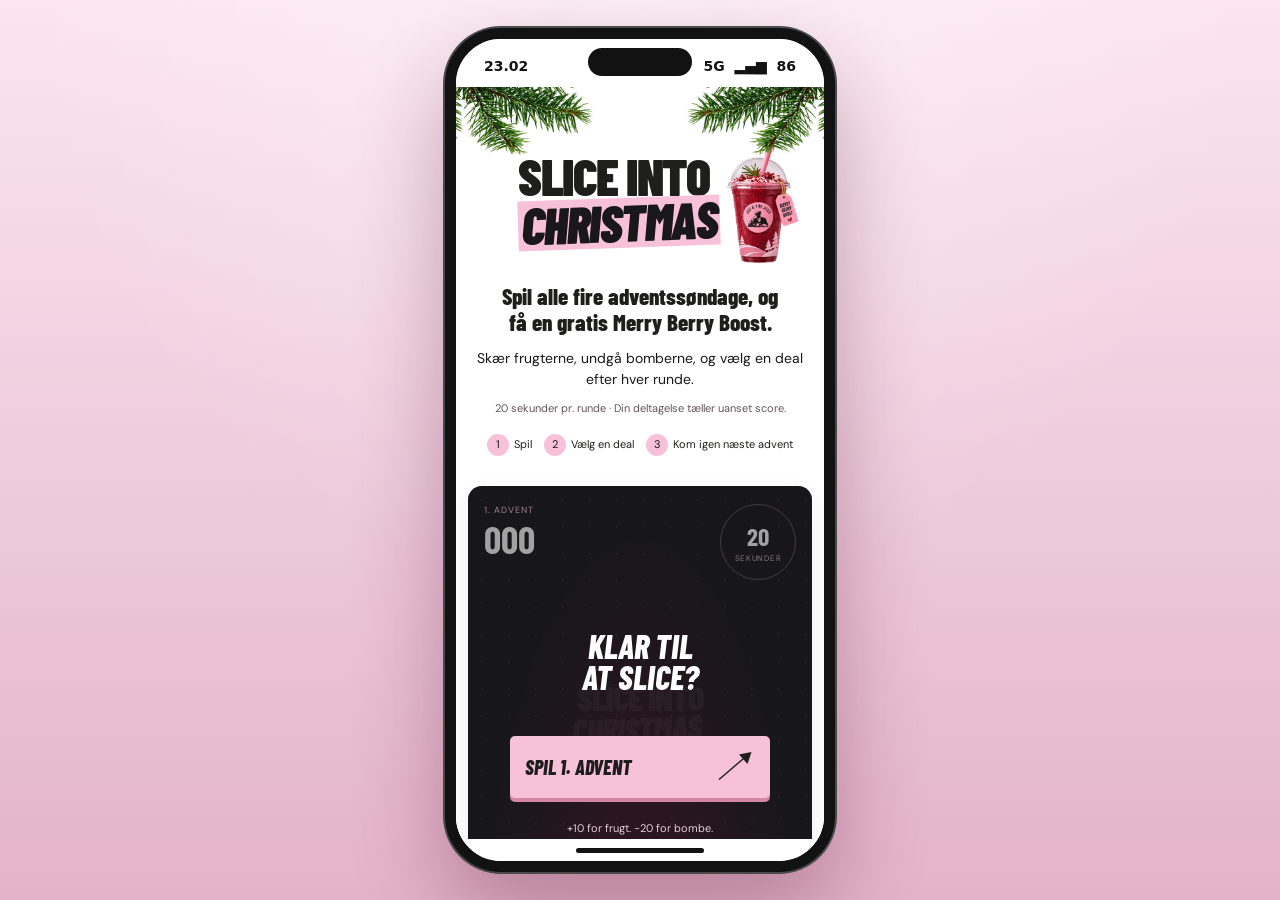
<file: index.html>
<!DOCTYPE html>
<html lang="da">
<head>
  <meta charset="UTF-8">
  <meta name="viewport" content="width=device-width, initial-scale=1">
  <meta name="theme-color" content="#edb3c9">
  <title>Slice into Christmas</title>

  <script>
    // Kun computer (bred skærm + mus) får telefonrammen.
    // Mobil og tablet sendes direkte til spillet, uden ramme.
    var computer = window.matchMedia(
      "(min-width: 700px) and (hover: hover) and (pointer: fine)"
    ).matches;

    if (!computer) location.replace("spil.html" + location.search + location.hash);
  </script>

  <style>
    *{box-sizing:border-box}
    html,body{height:100%;margin:0}
    body{
      display:flex;align-items:center;justify-content:center;padding:16px;
      background:radial-gradient(circle at 50% 0,#fff6 0,transparent 55%),
                 linear-gradient(180deg,#fbe5f0,#e3b3cb);
      font-family:Roboto,system-ui,sans-serif;
    }
    .phone{
      position:relative;display:flex;flex-direction:column;
      width:390px;height:min(844px,calc(100dvh - 32px));min-height:560px;
      border:11px solid #121212;border-radius:56px;background:#fff;overflow:hidden;
      box-shadow:0 0 0 2px #4a4a4a,0 40px 90px #5a153055;
    }
    .status{
      flex:none;position:relative;display:flex;justify-content:space-between;
      align-items:center;height:48px;padding:6px 28px 0;
      font-weight:700;font-size:14px;color:#121212;background:#fff;
    }
    .island{
      position:absolute;top:9px;left:50%;transform:translateX(-50%);
      width:104px;height:28px;border-radius:20px;background:#121212;
    }
    iframe{flex:1;width:100%;min-height:0;border:0;display:block;background:#fff}
    .home{flex:none;height:22px;background:#fff;display:flex;align-items:center;justify-content:center}
    .home i{width:128px;height:5px;border-radius:3px;background:#121212}
  </style>
</head>

<body>
  <div class="phone">
    <div class="status">
      <span id="clock">10.16</span>
      <div class="island"></div>
      <span>5G&nbsp; ▂▄▆ &nbsp;86</span>
    </div>

    <iframe src="spil.html" title="Slice into Christmas" allow="autoplay; vibrate"></iframe>

    <div class="home"><i></i></div>
  </div>

  <script>
    const clock = document.getElementById("clock");
    const tick = () => {
      const d = new Date();
      clock.textContent = d.getHours() + "." + String(d.getMinutes()).padStart(2, "0");
    };
    tick();
    setInterval(tick, 20000);
  </script>
</body>
</html>
</file>
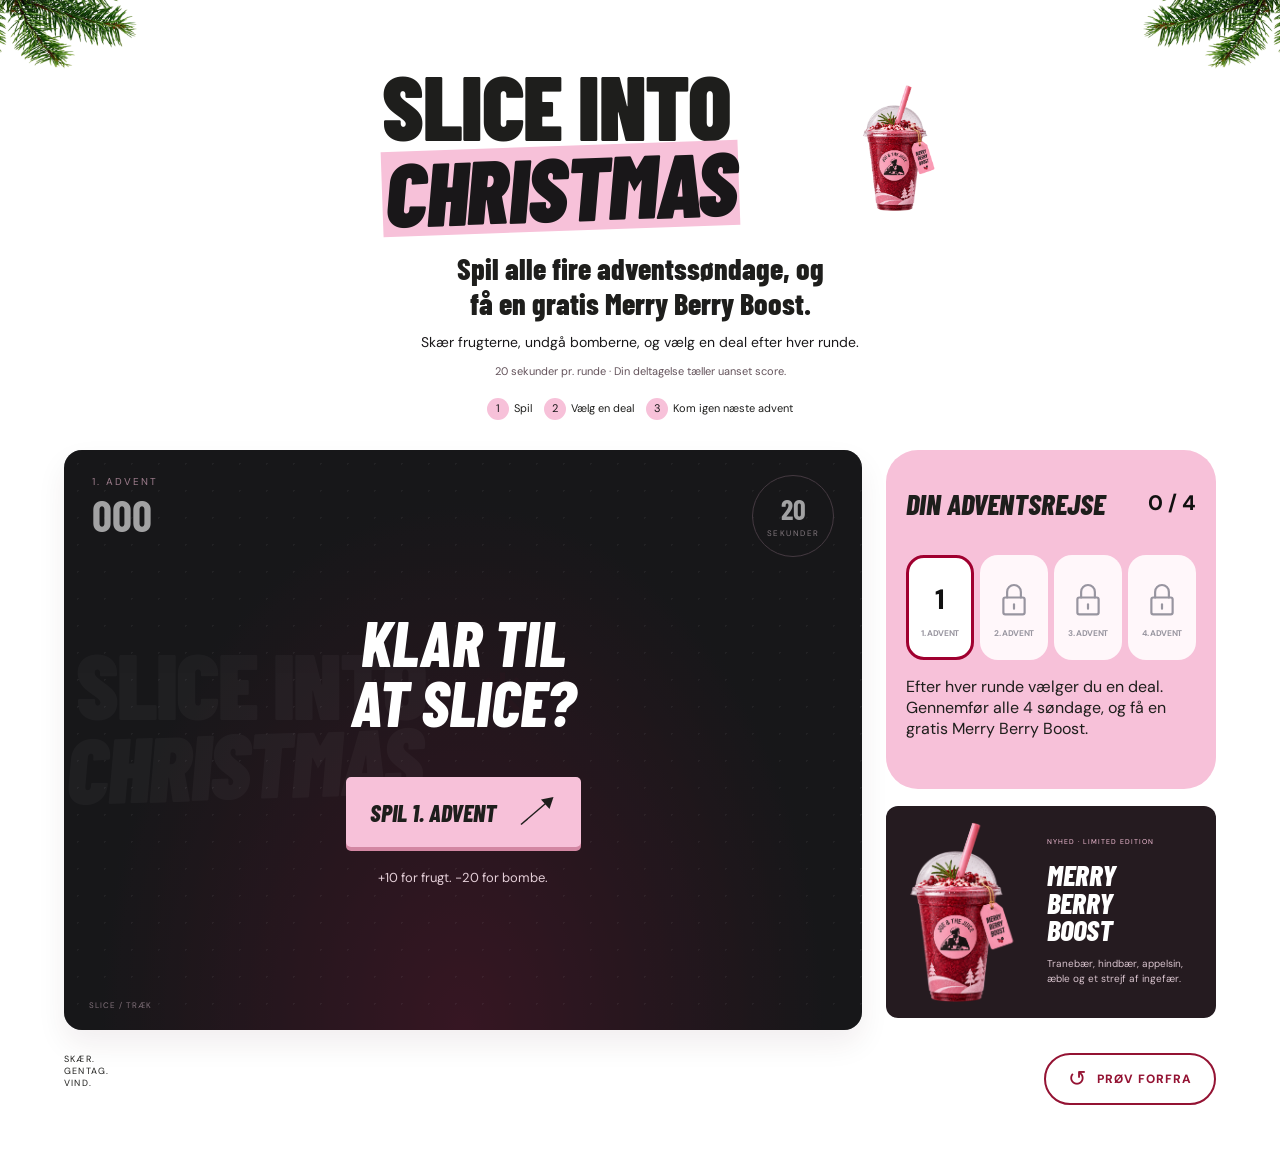
<file: spil.html>
<!DOCTYPE html>
<html lang="da">
<head>
  <meta charset="UTF-8">
  <meta name="viewport" content="width=device-width, initial-scale=1">
  <meta name="theme-color" content="#edb3c9">

  <title>Slice into Christmas</title>

  <link rel="stylesheet" href="CSS/style.css">
</head>

<body>

<!-- SNE -->
<div class="christmas-background" aria-hidden="true">
  <div id="snowfall"></div>
</div>

<!-- GRAN -->
<div class="pine-decoration" aria-hidden="true">
  <div class="pine pine-left">
    <img src="img/gran.png" alt="">
  </div>

  <div class="pine pine-right">
    <img src="img/gran.png" alt="">
  </div>
</div>

<!-- Din eksisterende header kommer her -->

  </header>

  <main>

<section class="intro intro-campaign">
  <div class="campaign-hero">
    <h1>
      SLICE INTO<br>
      <em>CHRISTMAS</em>
    </h1>

    <img
      class="campaign-drink"
      src="img/merryberryboost.png"
      alt="Merry Berry Boost juledrink"
    >
  </div>

  <h2 class="campaign-heading">
    Spil alle fire adventssøndage, og få
    en gratis Merry Berry Boost.
  </h2>

  <p class="campaign-description">
    Skær frugterne, undgå bomberne,
    og vælg en deal efter hver runde.
  </p>

  <p class="campaign-note">
    20 sekunder pr. runde · Din deltagelse tæller uanset score.
  </p>

  <ol class="campaign-steps">
    <li><span>1</span> Spil</li>
    <li><span>2</span> Vælg en deal</li>
    <li><span>3</span> Kom igen næste advent</li>
  </ol>
</section>

<div class="layout">

      <!-- SPILLET -->
      <section class="arena" aria-label="Frugtskæringsspil">

        <div class="hud">
          <div>
            <span class="label" id="roundLabel">
              1. ADVENT
            </span>

            <strong id="score">000</strong>
          </div>

          <div class="timer">
            <span id="time">20</span>
            <small>SEKUNDER</small>
          </div>

          <button
            id="pause"
            hidden
            aria-label="Sæt spillet på pause"
          >
            Ⅱ
          </button>
        </div>

        <div class="arena-title">
          <h1>
            SLICE INTO<br>
            <em>CHRISTMAS</em>
            <span class="spark">✳</span>
          </h1>
        </div>

        <canvas
          id="game"
          tabindex="0"
          aria-label="Skær frugter ved at trække fingeren eller musen. Med tastatur: tryk mellemrum for at skære en frugt."
        ></canvas>

        <!-- COUNTDOWN -->
        <div id="countdown" hidden>
          <span id="countdownNumber">3</span>
        </div>

        <!-- START, PAUSE OG RESULTAT -->
<div class="overlay" id="overlay">

  <div class="tag" id="overlayTag"></div>

  <h2 id="overlayTitle">
    KLAR TIL<br>
    AT SLICE?
  </h2>

  <p id="overlayText"></p>

  <button class="primary" id="start">
    SPIL 1. ADVENT
    <span>↗</span>
  </button>

  <p id="overlayFine">
    +10 for frugt. −20 for bombe.
  </p>

</div>

        <div class="game-footer">
          <span>SLICE / TRÆK </span>
        </div>

      </section>

      <!-- ADVENTSREJSE -->
      <aside>

      
<!-- DIN ADVENTSREJSE -->

<div class="progress-card">

  <!-- OVERSKRIFT OG FREMGANG -->
  <div class="card-top">
    <h3>DIN ADVENTSREJSE</h3>
    <span id="count">0/4</span>
  </div>

  <!-- DE FIRE ADVENTSLÅGER -->
  <!-- JavaScript opretter automatisk lågerne -->
  <div id="days" class="days"></div>

  <!-- BESKRIVELSE -->
  <p id="progressText" class="progress-description">
    Efter hver runde vælger du en deal. Gennemfør alle 4 søndage, og få en gratis Merry Berry Boost.
  </p>

  <!-- VOUCHER -->
  <button
  type="button"
  class="voucher-btn"
  id="voucher"
  hidden
>
  <span>DIN VOUCHER</span>

  <svg class="voucher-arrow" viewBox="0 0 80 70"
       fill="none" aria-hidden="true">
    <path d="M8 60 L63 13"
          stroke="currentColor" stroke-width="3" />
    <path d="M48 10 L73 5 L65 29 Z"
          fill="currentColor" />
  </svg>
</button>

</div>


        <!-- PRODUKTKORT -->
        <div class="product">
          <div class="product-art">
            <img
              src="img/merryberryboost.png"
              alt="Merry Berry Boost juledrink"
            >
          </div>

          <div class="product-copy">
<span id="productStatus" hidden></span>
<span>NYHED · LIMITED EDITION</span>
            <h3>
              MERRY<br>
              BERRY <br>
              BOOST
            </h3>

            <p>
            Tranebær, hindbær, appelsin, æble og et strejf af ingefær.
            </p>
          </div>
        </div>

      </aside>
    </div>

    <div class="bottom">
      <span>SKÆR. <br>
        GENTAG.<br>
        VIND.</span>

      
<button id="reset" class="reset-btn" type="button">
  <span class="reset-icon" aria-hidden="true">↺</span>
  PRØV FORFRA
</button>

    </div>

  </main>

<!-- SPILLEREGLER FØR START -->
<dialog id="rulesDialog" aria-labelledby="rulesTitle">
  <button
    type="button"
    class="rules-close"
    id="closeRules"
    aria-label="Luk spilleregler"
  >
    ×
  </button>

  <h1 id="rulesTitle" tabindex="-1">
    SÅDAN SPILLER DU.
  </h1>

  <div class="rules-layout">
    <ol class="rules-list">
      <li>Start en runde på 20 sekunder.</li>

      <li>
        Skær frugterne med et stryg med fingeren, men
        <strong>undgå</strong> bomberne.
      </li>

      <li>
        Spil runden færdig. Din deltagelse registreres
        uanset din score.
      </li>

      <li>
        Gennemfør alle fire adventssøndage for at modtage
        en voucher til vores nye juledrink
        <strong>gratis.</strong>
      </li>
    </ol>

    <div class="rules-pictures" aria-hidden="true">
      <!-- FRUGTER -->
      <div class="rules-picture">
        <svg
          class="rules-mark rules-check"
          viewBox="0 0 100 80"
          fill="none"
        >
          <path d="M10 41 L36 67 L90 13" />
        </svg>

        <div class="rules-images">
          <img src="img/tranebaer.png" alt="">
          <img src="img/appelsin.png" alt="">
        </div>
      </div>

      <!-- BOMBER -->
      <div class="rules-picture">
        <svg
          class="rules-mark rules-cross"
          viewBox="0 0 100 80"
          fill="none"
        >
          <path d="M25 15 L75 65 M75 15 L25 65" />
        </svg>

        <div class="rules-images">
          <img src="img/julekugle1.png" alt="">
          <img src="img/julekugle2.png" alt="">
        </div>
      </div>
    </div>
  </div>

  <button type="button" class="rules-start" id="rulesStart">
    <span>START SPIL</span>

    <svg
      class="rules-arrow"
      viewBox="0 0 80 70"
      fill="none"
      aria-hidden="true"
    >
      <path d="M8 60 L63 13" />
      <path d="M48 10 L73 5 L65 29 Z" />
    </svg>
  </button>
</dialog>

<!-- DIALOG TIL NULSTILLING OG VOUCHER -->
<dialog id="modal">
  <button
    type="button"
    class="close"
    aria-label="Luk"
  >
    ×
  </button>

  <div id="modalContent"></div>
</dialog>
  <div
    class="sr"
    aria-live="polite"
    id="announce"
  ></div>

  <!-- VÆLG TILBUD EFTER EN ADVENTSRUNDE -->
<dialog id="dealsDialog" aria-labelledby="dealsTitle">
  <h2 id="dealsTitle" tabindex="-1">
    GODT SPILLET.<br>
    VÆLG DIN DEAL.<br>
    TRE DEALS.<br>
    <em>ÉN ER DIN.</em>
  </h2>

  <p class="deals-intro">
    Vælg ét af de tre tilbud, og tryk fortsæt.
  </p>

  <p class="deals-demo">
    Prototype: Dit valg gemmes i denne browser.
    Ingen rigtig rabat eller forbindelse til JOE Wallet.
  </p>

  <form id="dealsForm">
    <fieldset class="deals-options">
      <legend class="sr">Vælg ét tilbud</legend>
      <div id="dealCards"></div>
    </fieldset>

    <button
    type="submit"
    class="deals-continue"
    id="confirmDeal"
    disabled
  >
    <span>FORTSÆT</span>
  
    <svg
      class="continue-arrow"
      viewBox="0 0 80 70"
      fill="none"
      aria-hidden="true"
    >
      <path
        d="M8 60 L63 13"
        stroke="currentColor"
        stroke-width="3"
      />
      <path
        d="M48 10 L73 5 L65 29 Z"
        fill="currentColor"
      />
    </svg>
  </button>
  </form>

  <p class="sr" id="dealStatus" aria-live="polite"></p>
</dialog>

  <script src="JS/game.js"></script>

</body>
</html>
</file>
<file: CSS/style.css>
@import url("https://fonts.googleapis.com/css2?family=Barlow+Condensed:ital,wght@0,600;0,700;0,800;0,900;1,800;1,900&family=DM+Sans:wght@400;500;600;700&display=swap");

/* =========================================
   FARVER
========================================= */

:root {
  --pink: #f7c1d9;
  --red: #941333;
  --ink: #1e1e1c;
  --cream: #ffffff;
}

/* =========================================
   GRUNDLÆGGENDE STYLING
========================================= */

* {
  box-sizing: border-box;
}

body {
  margin: 0;
  background: var(--cream);
  color: var(--ink);
  font-family: "DM Sans", Arial, sans-serif;
}

button,
a {
  -webkit-tap-highlight-color: transparent;
}

button {
  cursor: pointer;
  font: inherit;
}

button:focus-visible,
a:focus-visible,
canvas:focus-visible {
  outline: 3px solid #c52b67;
  outline-offset: 5px;
}

[hidden] {
  display: none !important;
}

/* =========================================
   HEADER
========================================= */

header {
  height: 96px;
  padding: 0 5%;
  border-bottom: 1px solid #d9cac9;

  display: flex;
  align-items: center;
  justify-content: space-between;
  gap: 20px;
}

.brand {
  font:
    800 26px "Barlow Condensed",
    Impact,
    sans-serif;

  color: inherit;
  text-decoration: none;
}

.brand span {
  display: block;
  font:
    10px "DM Sans",
    sans-serif;
  letter-spacing: 4px;
  margin-top: 5px;
}

.edition {
  font-size: 10px;
  letter-spacing: 2px;
}

.edition i {
  font-size: 22px;
  margin: 0 18px;
  color: var(--red);
}

.small {
  border: 1px solid #c7b7b8;
  padding: 12px 17px;
  background: transparent;
  border-radius: 30px;
  font-size: 12px;
}

/* =========================================
   MAIN
========================================= */

main {
  max-width: 1400px;
  margin: auto;
  padding: 40px 5% 24px;
}

/* =========================================
   INTRODUKTION
========================================= */

.intro {
  position: relative;
}

.eyebrow {
  font-size: 10px;
  letter-spacing: 2.4px;
  font-weight: 700;

  display: flex;
  align-items: center;
  gap: 10px;
}

.eyebrow span {
  background: var(--red);
  width: 7px;
  height: 7px;
  border-radius: 50%;
}

/* OVERSKRIFT */

h1 {
  font:
    900 clamp(58px, 7.2vw, 108px) / 0.86 "Barlow Condensed",
    Impact,
    sans-serif;

  letter-spacing: -2px;
  margin: 24px 0 26px;

  position: relative;
  width: max-content;
}

h1 em {
  background: var(--pink);
  font-style: italic;

  padding: 0 16px 5px 2px;

  display: inline-block;
  transform: rotate(-2deg);
}

.spark {
  position: absolute;
  font-size: 58px;
  color: var(--red);
  right: -87px;
  top: 26px;
}

.intro > p {
  position: absolute;
  right: 0;
  top: 42px;

  line-height: 1.7;
  font-size: 14px;
}

/* INGREDIENSER */

.ingredients {
  display: flex;
  gap: 7px;
  flex-wrap: wrap;
  margin: 26px 0;
}

.ingredients span {
  font-size: 9px;
  letter-spacing: 1px;

  border: 1px solid #941333;
  border-radius: 20px;

  padding: 6px 10px;
}

/* =========================================
   SIDENS LAYOUT
========================================= */

.layout {
  display: grid;
  grid-template-columns: minmax(0, 1fr) 330px;
  gap: 24px;
}

/* =========================================
   SPILOMRÅDE
========================================= */

.arena {
  height: 580px;
  position: relative;
  min-width: 0;

  background:
    radial-gradient(ellipse at 50% 100%, #4b1529, transparent 65%), #171719;

  border-radius: 18px;
  overflow: hidden;
  color: var(--cream);

  box-shadow: 0 14px 30px #34122212;
}

/* PRIKKET BAGGRUND */

.arena::before {
  content: "";
  position: absolute;
  inset: 0;

  background-image: radial-gradient(#ffffff15 1px, transparent 1px);

  background-size: 27px 27px;
  pointer-events: none;
}

/* =========================================
   POINT OG TIMER
========================================= */

.hud {
  position: absolute;
  top: 25px;
  left: 28px;
  right: 28px;

  display: flex;
  align-items: flex-start;
  justify-content: space-between;

  z-index: 2;
  pointer-events: none;
}

.label {
  display: block;
  font-size: 10px;
  letter-spacing: 2px;
  color: var(--pink);
}

.hud strong {
  font:
    700 44px "Barlow Condensed",
    Impact,
    sans-serif;

  display: block;
}

.hud small {
  font-size: 8px;
  letter-spacing: 1.5px;
  color: #c9b8c0;
  display: block;
}

.timer {
  text-align: center;
  border: 1px solid #63505b;
  border-radius: 50%;

  width: 66px;
  height: 66px;
  padding: 8px;
}

.timer span {
  font:
    700 28px "Barlow Condensed",
    Impact,
    sans-serif;
}

/* PAUSE */

#pause {
  pointer-events: auto;
  background: transparent;

  border: 1px solid #73606a;
  border-radius: 50%;

  color: white;
  width: 38px;
  height: 38px;

  position: absolute;
  right: 80px;
}

/* =========================================
   BAGGRUNDSTEKST I SPILLET
========================================= */

.arena-title {
  position: absolute;
  top: 170px;

  width: 100%;
  text-align: center;

  font:
    900 65px / 0.94 "Barlow Condensed",
    Impact,
    sans-serif;

  opacity: 0.055;
  pointer-events: none;
}

.arena-title em {
  color: var(--pink);
}

/* =========================================
   CANVAS
========================================= */

canvas {
  display: block;
  width: 100%;
  height: 100%;

  touch-action: none;

  position: absolute;
  inset: 0;
}

/* =========================================
   STARTSKÆRM OG RESULTAT
========================================= */

.overlay {
  position: absolute;
  inset: 0;

  display: flex;
  align-items: center;
  justify-content: center;
  flex-direction: column;

  text-align: center;

  background: #17171966;
  padding: 30px;

  z-index: 3;
  backdrop-filter: blur(2px);
}

.tag {
  color: var(--pink);
  font-size: 10px;
  letter-spacing: 2.4px;
}

.overlay h2 {
  font:
    italic 800 64px / 0.95 "Barlow Condensed",
    Impact,
    sans-serif;

  margin: 22px 0;
  color: var(--cream);
}

.overlay p {
  font-size: 13px;
  line-height: 1.7;

  color: #e4ced7;
  margin: 0 0 22px;
}

/* STARTKNAP */

.primary {
  background: var(--pink);
  border: 0;
  border-radius: 5px;

  color: var(--ink);
  padding: 17px 24px;
  min-width: 235px;

  text-align: left;

  font:
    italic 800 24px "Barlow Condensed",
    Impact,
    sans-serif;

  box-shadow: 0 4px 0 #d387a3;
}

.primary span {
  float: right;
  margin-left: 24px;
}

.primary:hover {
  background: #ffcee1;
  transform: translateY(-1px);
}

.overlay .fine {
  font-size: 10px;
  margin: 19px 0 0;
  color: #c6abb7;
}

/* =========================================
   SPILLETS FOOTER
========================================= */

.game-footer {
  position: absolute;
  bottom: 20px;
  left: 25px;
  right: 25px;

  display: flex;
  justify-content: space-between;
  gap: 12px;

  font-size: 8px;
  letter-spacing: 1px;
  color: #c9aebc;

  pointer-events: none;
}

/* =========================================
   DIN ADVENTSREJSE – NYT DESIGN
========================================= */

aside {
  display: flex;
  flex-direction: column;
  gap: 17px;
  min-width: 0;
}

/* LYSERØD BOKS */

.progress-card {
  background: #f7c1d9;
  border: none;
  border-radius: 32px;

  padding: 28px 20px 34px;
  min-height: 300px;
}

/* OVERSKRIFT */

.progress-card .card-top {
  display: flex;
  align-items: center;
  justify-content: space-between;

  gap: 12px;
  margin-bottom: 26px;

  letter-spacing: 0;
  text-transform: none;
}

.progress-card .card-top h2 {
  margin: 0;
  padding: 0;

  color: #111111;

  font:
    700 clamp(19px, 2vw, 26px)/1.2 "DM Sans",
    Arial,
    sans-serif;

  font-style: normal;
}

.progress-card #count {
  color: #111111;

  font:
    700 21px/1 "DM Sans",
    Arial,
    sans-serif;

  white-space: nowrap;
}

/* FIRE ADVENTSLÅGER */

.progress-card .days {
  display: grid;
  grid-template-columns: repeat(4, minmax(0, 1fr));
  gap: 8px;
}

/* ALMINDELIG LÅGE */

.progress-card .day {
  width: 100%;
  min-width: 0;
  min-height: 104px;

  padding: 10px 2px;

  display: flex;
  flex-direction: column;
  align-items: center;
  justify-content: center;

  background: #fff7fa;

  border: 3px solid transparent;
  border-radius: 20px;

  text-align: center;
}

/* TAL OG FLUEBEN */

.progress-card .day b {
  display: flex;
  align-items: center;
  justify-content: center;

  width: 100%;
  height: 48px;

  border: 0;
  border-radius: 0;

  background: transparent;

  font:
    800 27px/1 "DM Sans",
    Arial,
    sans-serif;

  color: #111111;
}

/* TEKST UNDER TALLET */

.progress-card .day small {
  display: block;
  margin: 5px 0 0;

  color: #9895a0;

  font:
    700 9px/1.2 "DM Sans",
    Arial,
    sans-serif;

  white-space: nowrap;
}

/* AKTUEL ADVENT */

.progress-card .day.current {
  background: #ffffff;
  border-color: #a50032;
}

.progress-card .day.current b {
  background: transparent;
  border: 0;
  color: #111111;
}

/* GENNEMFØRT ADVENT */

.progress-card .day.done {
  background: #a90032;
  border-color: #870027;
}

.progress-card .day.done b {
  background: transparent;
  border: 0;

  color: #ffffff;
  font-size: 40px;
}

.progress-card .day.done small {
  color: #e7b2c3;
}

/* =========================================
   VOUCHER
========================================= */

.voucher-btn {
  background: var(--red);
  color: white;
  border: 0;

  padding: 13px;
  width: 100%;
  margin: 20px 0 0;

  font-size: 12px;
  font-weight: 700;
}

.voucher-btn:hover {
  background: #750e29;
}

/* =========================================
   SKJULT FREMGANGSTEKST
========================================= */

.progress-card #progressText.sr {
  position: absolute;
  width: 1px;
  height: 1px;

  margin: 0;
  overflow: hidden;

  clip-path: inset(50%);
}

/* =========================================
   PRODUKTKORT
========================================= */

.product {
  border-radius: 12px;
  overflow: hidden;

  display: flex;
  min-height: 170px;

  background: #251b20;
  color: white;
}

.product-art {
  width: 45%;

  background: url("assets/campaign.png") center top / 100% auto no-repeat;
}

.product-copy {
  padding: 22px 12px;
  width: 55%;
}

.product-copy span {
  font-size: 7px;
  letter-spacing: 1px;
  color: var(--pink);
}

h3 {
  font:
    italic 800 29px / 0.95 "Barlow Condensed",
    Impact,
    sans-serif;

  margin: 12px 0;
}

.product-copy p {
  font-size: 10px;
  line-height: 1.5;
  color: #d8c3cd;
}

/* =========================================
   BUNDTEKST
========================================= */

.bottom {
  display: flex;
  justify-content: space-between;

  margin: 23px 0;

  font-size: 9px;
  letter-spacing: 1.2px;
}

.bottom button {
  border: 0;
  background: none;

  text-decoration: underline;
  font-size: 10px;
  color: #705660;
}

/* =========================================
   FOOTER
========================================= */

footer {
  border-top: 1px solid #d9cac9;

  display: flex;
  justify-content: space-between;

  padding: 22px 5%;

  font-size: 9px;
  color: #78676c;
  gap: 12px;
}

/* =========================================
   DIALOG – REGLER OG VOUCHER
========================================= */

dialog {
  background: var(--cream);
  border: 0;
  border-radius: 14px;

  width: min(480px, 90vw);
  padding: 40px;

  color: var(--ink);

  box-shadow: 0 20px 100px #0005;
}

dialog::backdrop {
  background: #180813bb;
  backdrop-filter: blur(6px);
}

dialog h2 {
  font:
    italic 800 42px / 1 "Barlow Condensed",
    Impact,
    sans-serif;
}

dialog p,
dialog li {
  font-size: 14px;
  line-height: 1.7;
}

dialog .close {
  position: absolute;
  right: 15px;
  top: 10px;

  background: none;
  border: 0;
  font-size: 28px;
}

.ticket {
  background: var(--pink);
  padding: 24px;

  border: 2px dashed var(--red);
  text-align: center;
}

.ticket strong {
  font:
    italic 800 36px "Barlow Condensed",
    Impact,
    sans-serif;

  display: block;
}

/* =========================================
   SKÆRMLÆSER
========================================= */

.sr {
  position: absolute;
  width: 1px;
  height: 1px;

  overflow: hidden;
  clip-path: inset(50%);
}

/* =========================================
   COUNTDOWN – 3, 2, 1
========================================= */

#countdown {
  position: absolute;
  inset: 0;
  z-index: 20;

  display: flex;
  align-items: center;
  justify-content: center;

  background: rgba(30, 10, 20, 0.65);
  pointer-events: none;
}

#countdown[hidden] {
  display: none !important;
}

#countdownNumber {
  font-family: Impact, "Arial Black", sans-serif;

  font-size: clamp(110px, 20vw, 200px);
  font-weight: 900;
  font-style: italic;

  letter-spacing: -5px;

  -webkit-text-stroke: 2px #f6b8d5;
  color: #f6b8d5;

  text-shadow: 5px 7px 0 #9e486b;

  animation: countdownPop 0.8s ease-out;
}

@keyframes countdownPop {
  0% {
    transform: skew(-8deg) scale(1.6);
    opacity: 0;
  }

  30% {
    transform: skew(-8deg) scale(1);
    opacity: 1;
  }

  100% {
    transform: skew(-8deg) scale(0.9);
    opacity: 1;
  }
}

/* =========================================
   TABLET – OP TIL 900 PX
========================================= */

@media (max-width: 900px) {
  .intro > p {
    position: static;
  }

  .edition {
    display: none;
  }

  .layout {
    grid-template-columns: minmax(0, 1fr) 290px;
  }

  .arena {
    height: 540px;
  }

  .overlay h2 {
    font-size: 48px;
  }

  .progress-card {
    padding: 24px 16px 30px;
  }

  .progress-card .days {
    gap: 7px;
  }

  .progress-card .day {
    min-height: 98px;
    border-radius: 18px;
  }

  .progress-card .day small {
    font-size: 9px;
  }

  .spark {
    font-size: 40px;
    right: -55px;
  }
}

/* =========================================
   MOBIL – OP TIL 700 PX
========================================= */

@media screen and (max-width: 700px) {
  html,
  body {
    width: 100%;
    max-width: 100%;
    overflow-x: clip;
    overflow-y: visible;
  }
  body {
    font-size: 14px;
  }

  main {
    width: 100%;
    max-width: 100%;
    padding: 25px 16px;
  }

  /* HEADER */

  header {
    height: auto;
    min-height: 75px;
    padding: 15px 16px;
    gap: 12px;
  }

  .brand {
    font-size: 22px;
    line-height: 1;
  }

  .brand span {
    font-size: 8px;
    letter-spacing: 2px;
    margin-top: 6px;
  }

  .edition {
    display: none;
  }

  .small {
    font-size: 11px;
    padding: 10px 12px;
    white-space: nowrap;
  }

  /* INTRO */

  .intro {
    width: 100%;
    margin-bottom: 25px;
  }

  .eyebrow {
    font-size: 9px;
    letter-spacing: 1.5px;
  }

  h1 {
    font-size: clamp(46px, 12vw, 76px);
    line-height: 0.9;

    letter-spacing: -1px;
    width: 100%;
    max-width: 100%;

    margin: 22px 0;
  }

  h1 em {
    padding: 0 8px 4px 0;
    max-width: 100%;
  }

  .spark {
    display: none;
  }

  .intro > p {
    position: static;

    font-size: 13px;
    line-height: 1.6;
    margin: 15px 0 20px;
  }

  .ingredients {
    display: flex;
    flex-wrap: wrap;
    gap: 7px;
    margin: 20px 0;
  }

  .ingredients span {
    font-size: 8px;
    padding: 7px 10px;
    letter-spacing: 0.5px;
  }

  /* LAYOUT */

  .layout {
    display: grid;
    grid-template-columns: minmax(0, 1fr);
    gap: 20px;
    width: 100%;
  }

  /* SPIL */

  .arena {
    width: 100%;

    height: min(580px, 68dvh);
    min-height: 390px;

    border-radius: 14px;
    overflow: hidden;
  }

  canvas {
    width: 100%;
    height: 100%;
    display: block;
    touch-action: none;
  }

  /* HUD */

  .hud {
    top: 18px;
    left: 16px;
    right: 16px;
  }

  .label {
    font-size: 9px;
    letter-spacing: 1px;
  }

  .hud strong {
    font-size: 38px;
  }

  .hud small {
    font-size: 8px;
    letter-spacing: 0.7px;
  }

  .timer {
    width: 58px;
    height: 58px;
    padding: 7px;
  }

  .timer span {
    font-size: 25px;
  }

  #pause {
    right: 70px;
    width: 36px;
    height: 36px;
  }

  /* BAGGRUNDSTEKST */

  .arena-title {
    top: 35%;
    font-size: clamp(38px, 10vw, 60px);
    padding: 0 10px;
  }

  /* STARTSKÆRM */

  .overlay {
    padding: 20px;
  }

  .tag {
    font-size: 9px;
    letter-spacing: 1.5px;
  }

  .overlay h2 {
    font-size: clamp(38px, 10vw, 55px);
    line-height: 0.95;
    margin: 20px 0;
  }

  .overlay p {
    font-size: 12px;
    line-height: 1.6;
    max-width: 290px;
  }

  .primary {
    min-width: 0;
    width: min(100%, 260px);
    padding: 15px 18px;
    font-size: 22px;
  }

  .overlay .fine {
    font-size: 9px;
    margin-top: 18px;
  }

  /* SPILLETS FOOTER */

  .game-footer {
    left: 15px;
    right: 15px;
    bottom: 15px;

    font-size: 7px;
    gap: 8px;
    flex-wrap: wrap;
  }

  /* ADVENTSREJSE */

  aside {
    display: flex;
    flex-direction: column;
    gap: 16px;
  }

  .progress-card {
    width: 100%;
    min-height: 250px;

    padding: 24px 16px 30px;
    border-radius: 26px;
  }

  .progress-card .card-top h2 {
    font-size: 22px;
  }

  .progress-card #count {
    font-size: 20px;
  }

  .progress-card .days {
    grid-template-columns: repeat(4, minmax(0, 1fr));
    gap: 7px;
  }

  .progress-card .day {
    width: 100%;
    min-width: 0;

    min-height: 98px;
    border-radius: 18px;
  }

  .progress-card .day b {
    font-size: 25px;
  }

  .progress-card .day.done b {
    font-size: 36px;
  }

  .progress-card .day small {
    font-size: 9px;
  }

  .voucher-btn {
    padding: 15px;
    font-size: 13px;
    border-radius: 5px;
  }

  /* PRODUKT */

  .product {
    display: flex;
    width: 100%;
    min-height: 180px;
    border-radius: 12px;
  }

  .product-art {
    width: 43%;
    background-position: center;
    background-size: cover;
  }

  .product-copy {
    width: 57%;
    padding: 20px 12px;
  }

  .product-copy h3 {
    font-size: 28px;
  }

  .product-copy p {
    font-size: 10px;
  }

  /* NULSTIL */

  .bottom {
    display: flex;
    flex-direction: column;
    align-items: flex-start;

    gap: 12px;
    margin: 25px 0;

    font-size: 10px;
    line-height: 1.5;
  }

  .bottom button {
    padding: 8px 0;
    font-size: 11px;
  }

  /* FOOTER */

  footer {
    padding: 20px 16px;
    flex-direction: column;
    gap: 10px;

    font-size: 9px;
    line-height: 1.5;
  }

  /* DIALOG */

  dialog {
    width: calc(100% - 32px);
    max-width: 480px;
    max-height: 85dvh;

    overflow-y: auto;
    padding: 28px 20px;
  }

  dialog h2 {
    font-size: 36px;
  }

  dialog p,
  dialog li {
    font-size: 13px;
  }

  .ticket {
    padding: 20px 12px;
  }

  .ticket strong {
    font-size: 29px;
  }

  /* COUNTDOWN */

  #countdownNumber {
    font-size: clamp(90px, 24vw, 140px);
  }
}

/* =========================================
   SMÅ MOBILER – 375 PX OG DERUNDER
========================================= */

@media screen and (max-width: 375px) {
  main {
    padding-left: 12px;
    padding-right: 12px;
  }

  h1 {
    font-size: 46px;
  }

  .brand {
    font-size: 19px;
  }

  .small {
    font-size: 10px;
    padding: 9px;
  }

  .arena {
    min-height: 375px;
    height: 65dvh;
  }

  .overlay h2 {
    font-size: 38px;
  }

  .overlay p {
    font-size: 11px;
  }

  .primary {
    font-size: 20px;
    padding: 13px 15px;
  }

  .progress-card {
    padding: 20px 10px 26px;
  }

  .progress-card .days {
    gap: 5px;
  }

  .progress-card .day {
    min-height: 85px;
    border-width: 2px;
    border-radius: 14px;
  }

  .progress-card .day b {
    font-size: 23px;
  }

  .progress-card .day small {
    font-size: 7px;
  }

  .product-copy h3 {
    font-size: 24px;
  }
}

/* =====================================
   GENSKAB TIDLIGERE DESIGNÆNDRINGER
===================================== */

/* FJERN STORE BAGGRUNDSBILLEDER */

body {
  background-image: none;
}

body::before,
body::after {
  content: none;
}

main {
  position: relative;
  z-index: 1;
  background: transparent;
}

/* =====================================
   HEADER OG LOGO
===================================== */

header {
  position: relative;
  z-index: 5;

  display: flex;
  justify-content: center;
  align-items: center;

  min-height: 120px;
  padding: 20px 5%;

  background: #ffffff;
  background-image: none;

  border-bottom: 1px solid #d9cac9;
}

header .brand {
  display: flex;
  align-items: center;
  justify-content: center;
  gap: 18px;

  color: #191719;
  text-decoration: none;

  white-space: nowrap;
}

header .brand img {
  display: block;
  width: 78px;
  height: 78px;
  object-fit: contain;
}

header .brand .brand-name {
  display: block;

  font-family: "Barlow Condensed", Impact, sans-serif;
  font-size: clamp(26px, 3vw, 43px);
  font-weight: 900;
  line-height: 1;

  letter-spacing: 0;
  margin: 0;
}

header #rulesBtn {
  position: absolute;
  right: 5%;
  top: 50%;
  transform: translateY(-50%);
}

/* =====================================
   CENTRER INTRODUKTIONEN
===================================== */

.intro {
  position: relative;

  display: flex;
  flex-direction: column;
  align-items: center;

  width: 100%;
  padding: 55px 15px 35px;

  text-align: center;

  background: transparent;
  background-image: none;
}

/* LILLE TEKST OVER OVERSKRIFTEN */

.intro .eyebrow {
  display: flex;
  justify-content: center;
  align-items: center;

  width: 100%;
  margin: 0 0 20px;

  text-align: center;
}

/* SLICE INTO CHRISTMAS */

.intro h1 {
  position: relative;

  width: fit-content;
  max-width: 100%;

  margin: 0 auto 35px;

  font-family: "Barlow Condensed", Impact, sans-serif;
  font-size: clamp(65px, 9vw, 115px);
  font-weight: 900;
  line-height: 0.9;

  letter-spacing: -1px;
  text-align: center;
}

.intro h1 em {
  display: inline-block;

  background: #f7c1d9;
  color: #191719;

  padding: 0 12px 7px;

  font-style: italic;
  transform: rotate(-2deg);
}

/* FJERN STJERNEN VED OVERSKRIFTEN */

.intro .spark {
  display: none;
}

/* BESKRIVELSE UNDER OVERSKRIFTEN */

.intro > p {
  position: static;

  width: 100%;
  max-width: 650px;

  margin: 0 auto 25px;

  color: #191719;

  font-family: "DM Sans", Arial, sans-serif;
  font-size: clamp(16px, 2vw, 22px);
  line-height: 1.5;

  text-align: center;
}

/* INGREDIENSER */

.intro .ingredients {
  display: flex;
  justify-content: center;
  align-items: center;
  flex-wrap: wrap;

  width: 100%;
  gap: 10px;

  margin: 0 auto;
}

.intro .ingredients span {
  background: transparent;

  border: 1px solid #d9c4c9;
  border-radius: 30px;

  padding: 8px 14px;

  font-size: 11px;
  letter-spacing: 1px;
}

/* =====================================
   BEHOLD ADVENTSKORTETS NYE DESIGN
===================================== */

.progress-card {
  background: #f7c1d9;
  border: none;
  border-radius: 32px;

  padding: 28px 20px 34px;
  min-height: 300px;
}

.progress-card .card-top {
  display: flex;
  align-items: center;
  justify-content: space-between;

  gap: 12px;
  margin-bottom: 26px;
}

.progress-card .card-top h2 {
  margin: 0;

  font-family: "DM Sans", Arial, sans-serif;
  font-size: 23px;
  font-weight: 700;
  font-style: normal;

  color: #111111;
  letter-spacing: 0;
  text-transform: none;
}

.progress-card #count {
  font-size: 21px;
  font-weight: 700;
  color: #111111;
  white-space: nowrap;
}

.progress-card .days {
  display: grid;
  grid-template-columns: repeat(4, minmax(0, 1fr));
  gap: 8px;
}

.progress-card .day {
  display: flex;
  flex-direction: column;
  align-items: center;
  justify-content: center;

  min-width: 0;
  min-height: 104px;

  padding: 10px 2px;

  background: #fff7fa;

  border: 3px solid transparent;
  border-radius: 20px;

  text-align: center;
}

.progress-card .day b {
  display: flex;
  justify-content: center;
  align-items: center;

  width: 100%;
  height: 48px;

  background: transparent;
  border: none;

  color: #111111;
  font-size: 27px;
}

.progress-card .day small {
  display: block;
  margin-top: 5px;

  color: #9895a0;
  font-size: 9px;
  font-weight: 700;
  white-space: nowrap;
}

.progress-card .day.current {
  background: #ffffff;
  border-color: #a50032;
}

.progress-card .day.done {
  background: #a90032;
  border-color: #870027;
}

.progress-card .day.done b {
  color: #ffffff;
  font-size: 40px;
}

.progress-card .day.done small {
  color: #e7b2c3;
}

/* =====================================
   MOBIL
===================================== */

@media (max-width: 700px) {
  header {
    min-height: 95px;
    padding: 15px 12px;
  }

  header .brand {
    gap: 8px;
  }

  header .brand img {
    width: 43px;
    height: 43px;
  }

  header .brand .brand-name {
    font-size: 22px;
  }

  header #rulesBtn {
    position: static;
    transform: none;

    margin-left: 10px;

    font-size: 10px;
    padding: 8px;
  }

  .intro {
    padding: 40px 8px 30px;
  }

  .intro h1 {
    font-size: clamp(49px, 12vw, 75px);
    margin-bottom: 30px;
  }

  .intro > p {
    font-size: 16px;
    line-height: 1.5;
  }

  .intro .ingredients {
    gap: 7px;
  }

  .intro .ingredients span {
    font-size: 9px;
    padding: 7px 10px;
  }
}

@media (max-width: 400px) {
  header .brand .brand-name {
    font-size: 19px;
  }

  header .brand img {
    width: 37px;
    height: 37px;
  }

  .intro h1 {
    font-size: 47px;
  }
}

/* ENSARTET ADVENTSKORT */

.progress-card .days {
  display: grid;
  grid-template-columns: repeat(4, minmax(0, 1fr));
  gap: 12px;
}

.progress-card .day {
  position: relative;
  min-width: 0;
  min-height: 135px;
  padding: 12px 4px;

  display: flex;
  flex-direction: column;
  align-items: center;
  justify-content: center;

  background: #fff7fa;
  border: 3px solid transparent;
  border-radius: 28px;

  overflow: hidden;
}

.progress-card .day b {
  width: 100%;
  height: 60px;

  display: flex;
  align-items: center;
  justify-content: center;

  background: transparent;
  border: 0;

  font-size: 30px;
  color: #111;
}

.progress-card .day small {
  margin-top: 5px;
  font-size: 13px;
  font-weight: 700;
  color: #9996a0;
  white-space: nowrap;
}

/* AKTUEL ADVENT */

.progress-card .day.current {
  background: #fff;
  border-color: #a00030;
}

/* GENNEMFØRT ADVENT */

.progress-card .day.done {
  background: #a90032;
  border-color: #870027;
}

.progress-card .day.done b {
  background: transparent;
  border: 0;
  color: white;
  font-size: 48px;
}

.progress-card .day.done small {
  color: #e7b2c3;
}

/* MOBIL */

@media (max-width: 700px) {
  .progress-card .days {
    gap: 7px;
  }

  .progress-card .day {
    min-height: 95px;
    padding: 8px 2px;
    border-radius: 18px;
  }

  .progress-card .day b {
    height: 45px;
    font-size: 25px;
  }

  .progress-card .day small {
    font-size: 8px;
  }

  .progress-card .day.done b {
    font-size: 35px;
  }
}

/* =====================================
   NULSTIL MIN DEMO – NY KNAP
===================================== */

.bottom .reset-btn {
  display: inline-flex;
  align-items: center;
  justify-content: center;
  gap: 10px;

  padding: 13px 22px;

  background: #ffffff;
  color: #941333;

  border: 2px solid #941333;
  border-radius: 50px;

  font-family: "DM Sans", Arial, sans-serif;
  font-size: 12px;
  font-weight: 800;
  letter-spacing: 1px;
  text-decoration: none;

  cursor: pointer;

  transition:
    color 0.2s ease,
    transform 0.2s ease,
    box-shadow 0.2s ease;
}

/* IKON */

.bottom .reset-btn .reset-icon {
  font-family: Arial, sans-serif;
  font-size: 22px;
  font-weight: 400;
  line-height: 1;
}

/* HOVER – BLIVER MØRKERØD */

.bottom .reset-btn:hover {
  background: #941333;
  color: #ffffff;

  transform: translateY(-2px);
  box-shadow: 0 5px 12px rgba(148, 19, 51, 0.18);
}

/* NÅR MAN TRYKKER */

.bottom .reset-btn:active {
  transform: translateY(0);
  box-shadow: none;
}

/* TASTATURFOKUS */

.bottom .reset-btn:focus-visible {
  outline: 3px solid #f7c1d9;
  outline-offset: 3px;
}

/* MOBIL */

@media (max-width: 700px) {
  .bottom .reset-btn {
    padding: 12px 18px;
    font-size: 11px;
  }
}

@media (prefers-reduced-motion: reduce) {
  .bottom .reset-btn {
    transition: none;
  }
}

/* RET ADVENTSLÅGERNES STØRRELSE */

.progress-card .days {
  display: grid;
  grid-template-columns: repeat(4, minmax(0, 1fr));
  gap: 6px;
}

.progress-card .day {
  min-width: 0;
  width: 100%;
  min-height: 105px;
  padding: 8px 1px;
  border-radius: 18px;
  overflow: hidden;
}

.progress-card .day b {
  width: 100%;
  height: 48px;
  font-size: 28px;
}

.progress-card .day.done b {
  font-size: 38px;
}

.progress-card .day small {
  display: block;
  width: 100%;
  margin-top: 5px;
  padding: 0;
  font-size: clamp(7px, 0.65vw, 9px);
  line-height: 1.2;
  letter-spacing: -0.3px;
  white-space: nowrap;
  text-align: center;
}

/* MOBIL */

@media (max-width: 700px) {
  .progress-card .day small {
    font-size: clamp(7px, 2vw, 10px);
  }
}

/* SPILLEREGLER */
#rulesDialog,
#rulesDialog * {
  box-sizing: border-box;
}

#rulesDialog {
  position: fixed;
  inset: 0;

  width: min(1100px, calc(100% - 32px));
  max-width: none;
  max-height: 92vh;
  max-height: 92dvh;

  margin: auto;
  padding: 56px 52px 64px;

  overflow-y: auto;

  border: none;
  border-radius: 46px;

  background: #ffffff;
  color: #20201e;
}

#rulesDialog:not([open]) {
  display: none;
}

#rulesDialog::backdrop {
  background: rgb(0 0 0 / 45%);
}

/* LILLE LUKKEKNAP */
#rulesDialog .rules-close {
  position: absolute;
  top: 14px;
  right: 18px;

  display: grid;
  place-items: center;

  width: 44px;
  height: 44px;
  min-height: 0;
  margin: 0;
  padding: 0;

  border: none;
  border-radius: 50%;
  background: transparent;
  box-shadow: none;

  color: #20201e;
  font:
    28px/1 Arial,
    sans-serif;
  cursor: pointer;
}

/* OVERSKRIFT */
#rulesDialog #rulesTitle {
  margin: 0 0 32px;

  font-family: inherit;
  font-size: clamp(34px, 5vw, 60px);
  font-weight: 900;
  font-style: italic;
  line-height: 1;
  letter-spacing: -1.5px;
  text-transform: uppercase;

  color: #20201e;
}

/* TEKST TIL VENSTRE, BILLEDER TIL HØJRE */
#rulesDialog .rules-layout {
  display: grid;
  grid-template-columns: minmax(0, 1fr) 230px;
  align-items: center;
  gap: 50px;
}

/* REGLER */
#rulesDialog .rules-list {
  margin: 0;
  padding: 0 60px 0 34px;

  font-family: Arial, sans-serif;
  font-size: clamp(18px, 2.4vw, 27px);
  font-weight: 400;
  line-height: 1.32;
}

#rulesDialog .rules-list li {
  margin: 0;
  padding: 0;
}

#rulesDialog .rules-list strong {
  font-weight: 700;
}

/* DE TO ROSA BILLEDFELTER */
#rulesDialog .rules-pictures {
  display: grid;
  gap: 32px;
}

#rulesDialog .rules-picture {
  display: flex;
  flex-direction: column;
  align-items: center;
  justify-content: center;

  width: 100%;
  aspect-ratio: 1.2;
  padding: 30px;

  border-radius: 46px;
  background: #f7c1d9;
}

/* TYNDE HVIDE SYMBOLER */
#rulesDialog .rules-mark {
  display: block;
  flex-shrink: 0;
  width: 90px;
  height: 72px;

  stroke: #ffffff;
  stroke-width: 10.5;
  stroke-linejoin: miter;
}

#rulesDialog .rules-check {
  stroke-linecap: square;
}

#rulesDialog .rules-cross {
  stroke-linecap: round;
}

/* FRUGTER OG BOMBER */
#rulesDialog .rules-images {
  display: flex;
  align-items: center;
  justify-content: center;
  gap: 8px;

  width: 100%;
}

#rulesDialog .rules-images img {
  display: block;

  width: 78px;
  height: 82px;
  max-width: 46%;

  object-fit: contain;
}

/* CENTRERET KNAP MED LUFT I SIDERNE */
#rulesDialog .rules-start {
  display: flex;
  align-items: center;
  justify-content: space-between;
  gap: 20px;

  width: 56%;
  max-width: 300px;
  min-height: 118px;

  margin: 150px auto 12px;
  padding: 22px 26px;

  border: none;
  border-radius: 9px;

  background: #f7c1d9;
  color: #20201e;
  box-shadow: 0 11px 0 #941333;

  font-family: inherit;
  font-size: clamp(30px, 4.8vw, 60px);
  font-weight: 900;
  font-style: italic;
  line-height: 1;
  text-align: left;
  white-space: nowrap;

  cursor: pointer;
}

#rulesDialog .rules-arrow {
  display: block;
  flex-shrink: 0;

  width: 68px;
  height: 60px;
}

#rulesDialog .rules-arrow path:first-child {
  stroke: currentColor;
  stroke-width: 3;
}

#rulesDialog .rules-arrow path:last-child {
  fill: currentColor;
}

#rulesDialog .rules-start:active {
  transform: translateY(4px);
  box-shadow: 0 7px 0 #941333;
}

#rulesDialog button:focus-visible {
  outline: 3px solid #941333;
  outline-offset: 5px;
}

/* TELEFON: BILLEDERNE BLIVER PÅ HØJRE SIDE */
@media (max-width: 600px) {
  #rulesDialog {
    width: calc(100% - 20px);
    padding: 52px 20px 32px;
    border-radius: 28px;
  }

  #rulesDialog #rulesTitle {
    margin-bottom: 28px;
    font-size: clamp(27px, 7.2vw, 40px);
    letter-spacing: -1px;
  }

  #rulesDialog .rules-layout {
    grid-template-columns: minmax(0, 1fr) 88px;
    gap: 12px;
  }

  #rulesDialog .rules-list {
    padding-left: 21px;
    font-size: 15px;
    line-height: 1.4;
  }

  #rulesDialog .rules-list li + li {
    margin-top: 8px;
  }

  #rulesDialog .rules-pictures {
    gap: 18px;
  }

  #rulesDialog .rules-picture {
    aspect-ratio: auto;
    min-height: 106px;
    padding: 10px 5px;
    gap: 8px;
    border-radius: 22px;
  }

  #rulesDialog .rules-mark {
    width: 44px;
    height: 35px;
  }

  #rulesDialog .rules-images {
    gap: 2px;
  }

  #rulesDialog .rules-images img {
    width: 36px;
    height: 43px;
  }

  #rulesDialog .rules-start {
    width: 86%;
    min-height: 74px;
    margin-top: 42px;
    padding: 16px;
    gap: 10px;
    font-size: clamp(24px, 7vw, 34px);
    box-shadow: 0 8px 0 #941333;
  }

  #rulesDialog .rules-arrow {
    width: 38px;
    height: 36px;
  }
}
/* Overskrift med samme skrifttype og stil som h3 */
#rulesDialog #rulesTitle {
  font-family: "Barlow Condensed", Impact, sans-serif;
  font-weight: 800;
  font-style: italic;
  font-size: clamp(34px, 5vw, 60px);
  line-height: 0.95;
  letter-spacing: normal;
}

/* Smallere tekstfelt og mere luft til billederne */
#rulesDialog .rules-layout {
  grid-template-columns: minmax(0, 1fr) 230px;
  column-gap: 80px;
}

#rulesDialog .rules-list {
  max-width: 550px;
}

/* Tilpasning til telefon */
@media (max-width: 600px) {
  #rulesDialog #rulesTitle {
    font-size: clamp(28px, 7.2vw, 40px);
  }

  #rulesDialog .rules-layout {
    grid-template-columns: minmax(0, 1fr) 88px;
    column-gap: 22px;
  }

  #rulesDialog .rules-list {
    max-width: 100%;
  }
}
/* Flyt de pinke bokse til venstre */
#rulesDialog .rules-pictures {
  position: relative;
  left: -25px;
  transform: none;
}

@media (max-width: 600px) {
  #rulesDialog .rules-pictures {
    left: -20px;
  }
}

#overlayFine {
  margin: 20px 0 0;
}

/* Behold den diskrete baggrundstekst */
.arena-title {
  opacity: 0.055;
}

.arena-title h1 {
  color: white;
}

/* Gør CHRISTMAS synlig uden en farvet kasse */
.arena-title h1 em {
  color: white;
  background: transparent;
}

/* Samme tynde, hvide flueben som ved frugterne */
.progress-card .day .advent-check {
  display: block;
  width: 44px;
  height: 36px;

  stroke: white;
  stroke-width: 8.5;
  stroke-linecap: square;
  stroke-linejoin: miter;
}

/* Lås på kommende adventsdage */
.progress-card .day .advent-lock {
  display: block;
  width: 30px;
  height: 36px;

  stroke: #9895a0;
  stroke-width: 3.5;
  stroke-linecap: round;
  stroke-linejoin: round;
}

.product-art {
  width: 45%;
  flex-shrink: 0;
  background: none;

  display: flex;
  align-items: center;
  justify-content: center;
  padding: 12px;
}

.product-art img {
  display: block;
  width: 100%;
  height: 180px;
  object-fit: contain;
}

.product-copy {
  width: 55%;
  min-width: 0;
}

/* JULENS EFFEKTER */
body {
  position: relative;
  isolation: isolate;
}

/* SNE BAG SIDENS INDHOLD */
.christmas-background {
  position: fixed;
  inset: 0;
  z-index: 0;
  overflow: hidden;
  pointer-events: none;
}

body > header,
body > main,
body > footer {
  position: relative;
  z-index: 1;
}

#snowfall {
  position: absolute;
  inset: 0;
  pointer-events: none;
}

.snowflake {
  position: absolute;
  top: -16px;
  left: var(--snow-left);

  width: var(--snow-size);
  height: var(--snow-size);
  border-radius: 50%;

  /* Synlig på den hvide baggrund */
  background: #dfa0ba;
  opacity: 0.75;

  animation: snowfall var(--snow-duration) linear var(--snow-delay) infinite;
}

@keyframes snowfall {
  from {
    transform: translate3d(0, -16px, 0);
  }

  to {
    transform: translate3d(var(--snow-drift), 105vh, 0);
  }
}

/* GRAN: ØVERST PÅ SIDEN, FORAN HEADEREN */
.pine-decoration {
  position: absolute;
  top: 0;
  left: 0;

  width: 100%;
  height: 420px;
  z-index: 5;

  /* Klipper grenene uden at oprette et scrollområde */
  overflow: clip;
  pointer-events: none;
}

.pine-decoration .pine {
  position: absolute;
  top: -30px;
  width: clamp(300px, 38vw, 560px);
}

.pine-decoration .pine-right {
  right: -30px;
}

.pine-decoration .pine-left {
  left: -30px;
  transform: scaleX(-1);
}

.pine-decoration .pine img {
  display: block;
  width: 100%;
  height: auto;

  transform-origin: top right;
  animation: pineSwayVisible 9s ease-in-out infinite;
}

.pine-decoration .pine-left img {
  animation-delay: -4.5s;
}

/* Denne animation manglede før */
@keyframes pineSwayVisible {
  0%,
  100% {
    transform: rotate(-4deg);
  }

  50% {
    transform: rotate(4deg);
  }
}

/* TYDELIG PULS PÅ DEN AKTUELLE ADVENT */
.progress-card .day.current {
  animation: adventGlow 2.5s ease-in-out infinite;
}

@keyframes adventGlow {
  0%,
  100% {
    box-shadow:
      0 0 0 0 rgb(148 19 51 / 30%),
      0 0 8px rgb(148 19 51 / 15%);
  }

  50% {
    box-shadow:
      0 0 0 5px rgb(148 19 51 / 18%),
      0 0 24px rgb(148 19 51 / 45%);
  }
}

/* Tillad scroll over spillet, når man ikke spiller */
#game {
  touch-action: pan-y;
}

/* Under spillet bruges fingeren til at skære */
#game.is-playing {
  touch-action: none;
}

@media (max-width: 600px) {
  .pine-decoration {
    height: 240px;
  }

  .pine-decoration .pine {
    width: 250px;
    top: -20px;
  }

  .pine-decoration .pine-left {
    left: -65px;
  }

  .pine-decoration .pine-right {
    right: -65px;
  }
}

/* Mindre bevægelse, hvis brugeren har valgt det */
@media (prefers-reduced-motion: reduce) {
  .pine-decoration .pine img,
  .progress-card .day.current {
    animation: none;
  }

  .snowflake {
    display: none;
  }
}

/* Fjern sløring bag spillets startskærm */
.arena .overlay {
  backdrop-filter: none;
  -webkit-backdrop-filter: none;
}

/* Lettere sne uden skygger og filtre */
.snowflake {
  box-shadow: none;
  filter: none;
}

/* Puls med gennemsigtighed frem for animeret skygge */
.progress-card .day.current {
  position: relative;
  animation: none;
}

.progress-card .day.current::after {
  content: "";
  position: absolute;
  inset: -4px;
  border-radius: inherit;
  pointer-events: none;

  box-shadow: 0 0 18px rgb(148 19 51 / 45%);
  animation: adventLight 2.5s ease-in-out infinite;
}

@keyframes adventLight {
  0%,
  100% {
    opacity: 0.15;
  }

  50% {
    opacity: 1;
  }
}

@media (prefers-reduced-motion: reduce) {
  .progress-card .day.current::after {
    animation: none;
    opacity: 0.5;
  }
}

/* TILBUDSVINDUE */
#dealsDialog {
  width: min(620px, calc(100% - 24px));
  max-width: none;
  max-height: 92vh;
  max-height: 92dvh;

  padding: 34px;
  border: none;
  border-radius: 20px;

  background: white;
  color: #1e1e1c;
  overflow-y: auto;
}

#dealsDialog:not([open]) {
  display: none;
}

#dealsDialog::backdrop {
  background: rgb(30 20 25 / 55%);
}

/* OVERSKRIFT */
#dealsDialog #dealsTitle {
  width: fit-content;
  max-width: 100%;
  margin: 0 auto 28px;

  font:
    italic 800 clamp(34px, 5vw, 50px) / 1.02 "Barlow Condensed",
    Impact,
    sans-serif;

  letter-spacing: -0.5px;
  color: #111;
}

#dealsDialog #dealsTitle em {
  display: inline-block;
  padding: 0 9px 5px;
  background: #f7c1d9;
  font-style: inherit;
  transform: skewX(-7deg);
}

#dealsDialog .deals-intro {
  margin: 0 auto 8px;
  text-align: center;
  font:
    400 16px / 1.5 "DM Sans",
    Arial,
    sans-serif;
}

#dealsDialog .deals-demo {
  margin: 0 auto 24px;
  max-width: 440px;
  text-align: center;
  color: #666;
  font:
    400 12px / 1.5 "DM Sans",
    Arial,
    sans-serif;
}

#dealsDialog .deals-options {
  min-width: 0;
  padding: 0;
  margin: 0;
  border: none;
}

#dealCards {
  display: grid;
  gap: 12px;
}

/* ET TILBUDSKORT */
#dealsDialog .deal-option {
  position: relative;
  display: block;
  cursor: pointer;
}

/* Radio-knappen er stadig tilgængelig med tastatur */
#dealsDialog .deal-radio {
  position: absolute;
  width: 1px;
  height: 1px;
  opacity: 0;
}

#dealsDialog .deal-card {
  display: grid;
  grid-template-columns: 125px minmax(0, 1fr);
  gap: 18px;

  padding: 12px;
  min-height: 166px;

  border: 2px solid #e6e3e5;
  border-radius: 22px;
  background: white;

  transition:
    border-color 160ms ease,
    background-color 160ms ease;
}

#dealsDialog .deal-image {
  display: block;
  width: 100%;
  height: 150px;
  border-radius: 13px;
  object-fit: contain;
  background: #f3eff1;
}

#dealsDialog .deal-copy {
  display: flex;
  flex-direction: column;
  align-items: flex-start;
  min-width: 0;
  padding: 4px 0;
}

#dealsDialog .deal-name {
  font:
    700 21px / 1.15 "DM Sans",
    Arial,
    sans-serif;
}

#dealsDialog .deal-description {
  margin-top: 6px;
  font:
    400 13px / 1.4 "DM Sans",
    Arial,
    sans-serif;
}

#dealsDialog .deal-prices {
  display: flex;
  flex-wrap: wrap;
  align-items: baseline;
  gap: 10px;
  margin-top: auto;
  padding-top: 18px;
}

#dealsDialog .deal-prices del {
  font-size: 16px;
  font-weight: 700;
}

#dealsDialog .deal-prices strong {
  color: #c42170;
  font-size: 23px;
  font-weight: 800;
}

/* VALGT TILBUD */
#dealsDialog .deal-radio:checked + .deal-card {
  border-color: #941333;
  background: #fff2f7;
}

#dealsDialog .deal-radio:focus-visible + .deal-card {
  outline: 3px solid #941333;
  outline-offset: 4px;
}

#dealsDialog .deal-selected {
  display: none;
  margin-top: 8px;
  color: #941333;
  font-size: 12px;
  font-weight: 700;
}

#dealsDialog .deal-radio:checked + .deal-card .deal-selected {
  display: block;
}

/* FORTSÆT */
#dealsDialog .deals-continue {
  display: flex;
  align-items: center;
  justify-content: space-between;
  gap: 20px;

  width: 82%;
  min-height: 78px;
  margin: 26px auto 10px;
  padding: 14px 20px;

  border: none;
  border-radius: 6px;
  background: #f7c1d9;
  color: #1e1e1c;
  box-shadow: 0 7px 0 #941333;

  font:
    italic 800 40px / 1 "Barlow Condensed",
    Impact,
    sans-serif;
}

#dealsDialog .deals-continue:disabled {
  opacity: 0.45;
  cursor: not-allowed;
}

#dealsDialog .deals-continue:not(:disabled):active {
  transform: translateY(3px);
  box-shadow: 0 4px 0 #941333;
}

#dealsDialog .deals-continue:focus-visible {
  outline: 3px solid #941333;
  outline-offset: 5px;
}

/* TELEFON */
@media (max-width: 600px) {
  #dealsDialog {
    padding: 26px 16px;
  }

  #dealsDialog .deal-card {
    grid-template-columns: 88px minmax(0, 1fr);
    gap: 12px;
    padding: 10px;
    min-height: 138px;
    border-radius: 17px;
  }

  #dealsDialog .deal-image {
    height: 122px;
  }

  #dealsDialog .deal-name {
    font-size: 17px;
  }

  #dealsDialog .deal-description {
    font-size: 12px;
  }

  #dealsDialog .deal-prices {
    gap: 7px;
    padding-top: 12px;
  }

  #dealsDialog .deal-prices del {
    font-size: 13px;
  }

  #dealsDialog .deal-prices strong {
    font-size: 19px;
  }

  #dealsDialog .deals-continue {
    min-height: 66px;
    font-size: 34px;
  }
}

/* Gør kun dialogen større, når den viser juledrink-voucheren */
#modal:has(.christmas-voucher) {
  width: min(680px, calc(100% - 24px));
  max-width: none;
  max-height: 90dvh;
  padding: 45px 30px 20px;
  overflow-y: auto;
  background: #fff;
}

/* ROSA VOUCHER */
.christmas-voucher {
  position: relative;
  overflow: hidden;
  padding: 24px;
  border-radius: 30px;
  background: linear-gradient(135deg, #f7c1d9, #f8dce7);
  color: #111;
}

/* Udskæringer i siderne */
.christmas-voucher::before,
.christmas-voucher::after {
  content: "";
  position: absolute;
  top: 43%;

  width: 36px;
  height: 36px;
  border-radius: 50%;
  background: #fff;
  pointer-events: none;
}

.christmas-voucher::before {
  left: -20px;
}

.christmas-voucher::after {
  right: -20px;
}

/* DRINK TIL VENSTRE, TEKST TIL HØJRE */
.christmas-voucher-top {
  display: grid;
  grid-template-columns: 32% minmax(0, 1fr);
  align-items: center;
  gap: 16px;
}

.christmas-voucher-image {
  display: block;
  width: 100%;
  height: 260px;
  object-fit: contain;
}

#modal .christmas-voucher-copy h2 {
  margin: 0 0 10px;
  font:
    italic 800 clamp(30px, 5vw, 48px) / 0.95 "Barlow Condensed",
    Impact,
    sans-serif;
}

#modal .christmas-voucher-reward {
  margin: 0;
  font:
    italic 600 23px / 1.25 "DM Sans",
    Arial,
    sans-serif;
}

.christmas-voucher-copy hr {
  margin: 18px 0;
  border: none;
  border-top: 2px solid #78666d;
}

#modal .christmas-voucher-details {
  margin: 0;
  font:
    400 15px / 1.5 "DM Sans",
    Arial,
    sans-serif;
}

/* KNAP MED BÆRRØD SKYGGE */
.christmas-wallet-button {
  display: flex;
  align-items: center;
  justify-content: space-between;
  gap: 12px;

  width: 94%;
  min-height: 76px;
  margin: 20px auto 0;
  padding: 16px 20px;

  border: 1px solid #e5abc2;
  border-radius: 10px;
  background: #f7c1d9;
  color: #111;
  box-shadow: 0 8px 0 #941333;

  font:
    italic 800 clamp(26px, 4.5vw, 40px) / 1 "Barlow Condensed",
    Impact,
    sans-serif;
}

.christmas-wallet-button:not(:disabled):active {
  transform: translateY(3px);
  box-shadow: 0 5px 0 #941333;
}

.christmas-wallet-button:disabled {
  cursor: default;
}

#modal .christmas-wallet-status {
  margin: 24px 0 0;
  text-align: center;
  font:
    400 12px / 1.4 "DM Sans",
    Arial,
    sans-serif;
  color: #58434c;
}

/* TELEFON */
@media (max-width: 600px) {
  .christmas-voucher {
    padding: 18px 14px;
    border-radius: 24px;
  }

  .christmas-voucher-top {
    gap: 10px;
  }

  .christmas-voucher-image {
    height: 190px;
  }

  #modal .christmas-voucher-copy h2 {
    font-size: 30px;
  }

  #modal .christmas-voucher-reward {
    font-size: 17px;
  }

  #modal .christmas-voucher-details {
    font-size: 12px;
  }

  .christmas-wallet-button {
    width: 94%;
    min-height: 64px;
    padding: 14px;
    font-size: 27px;
  }
}

/* Smallere og centreret voucherknap */
#modal .christmas-wallet-button {
  width: 82%;
  max-width: 420px;
  margin-inline: auto;
  font-size: clamp(22px, 4vw, 34px);
}

/* Samme flueben som i resten af spillet */
.christmas-wallet-button .wallet-check {
  display: block;
  flex-shrink: 0;
  width: 36px;
  height: 30px;

  fill: none;
  stroke: currentColor;
  stroke-width: 5.5;
  stroke-linecap: square;
  stroke-linejoin: miter;
}
#modal .christmas-wallet-button {
  justify-content: center;
  text-align: center;
}

/* Hele timeren pulserer de sidste 5 sekunder */
.timer.is-urgent {
  border: 2px solid white;
  background: #24151e;

  transform-origin: top right;

  box-shadow:
    0 0 12px rgb(255 255 255 / 65%),
    0 0 28px rgb(255 255 255 / 35%);

  animation: urgentTimerPulse 0.55s ease-out infinite;
}

/* Tallet følger hele timerens animation */
.timer.is-urgent #time {
  display: block;
  font-size: 32px;
  line-height: 1;
  color: white;

  animation: none;
  transform: none;

  text-shadow: 0 0 10px rgb(255 255 255 / 80%);
}

/* SEKUNDER bliver også hvid og tydelig */
.timer.is-urgent small {
  color: white;
  font-size: 9px;
  letter-spacing: 0.5px;
  margin-top: 3px;

  text-shadow: 0 0 6px rgb(255 255 255 / 60%);
}

/* Hurtigt ud – roligt tilbage */
@keyframes urgentTimerPulse {
  0%,
  100% {
    transform: scale(1.15);
  }

  20% {
    transform: scale(1.5);
  }
}

/* Frys hele effekten ved pause */
.timer.is-urgent.is-paused {
  animation-play-state: paused;
}

/* Lidt mindre på telefon, så der stadig er plads */
@media (max-width: 600px) {
  @keyframes urgentTimerPulse {
    0%,
    100% {
      transform: scale(1.1);
    }

    20% {
      transform: scale(1.35);
    }
  }

  .timer.is-urgent #time {
    font-size: 28px;
  }

  .timer.is-urgent small {
    font-size: 8px;
  }
}

/* Tydelig fremhævning uden bevægelse */
@media (prefers-reduced-motion: reduce) {
  .timer.is-urgent {
    animation: none;
    transform: scale(1.1);
  }
}

/* Én puls pr. sekund */
.timer.is-urgent {
  animation: none;
}

.timer.is-urgent.timer-tick {
  animation: urgentTimerPulse 1s ease-out;
}

.timer.is-urgent.is-paused {
  animation-play-state: paused;
}

@media (prefers-reduced-motion: reduce) {
  .timer.is-urgent.timer-tick {
    animation: none;
  }
}

/* Mere plads mellem pauseknappen og timeren */
#pause {
  right: 115px;
}

/* Man kan scrolle over spillet, når det ikke er aktivt */
#game {
  touch-action: pan-y;
}

/* Under spillet bruges fingeren kun til at slice */
#game.is-playing {
  touch-action: none;
  user-select: none;
  -webkit-user-select: none;
}

@media (max-width: 600px) {
  /* Pauseknappen længere væk fra den pulserende timer */
  #pause {
    right: 100px;
  }

  /* Overskriften på siden */
  .intro h1 {
    width: 100%;
    max-width: 100%;
    font-size: clamp(36px, 10.5vw, 62px);
    letter-spacing: -1px;
  }

  /* Baggrundsoverskriften i spillet */
  .arena-title h1 {
    width: 100%;
    max-width: 100%;
    margin-inline: auto;
    font-size: clamp(34px, 9vw, 54px);
    letter-spacing: -1px;
  }

  /* Plads til start- og resultattekster */
  .arena {
    min-height: 500px;
  }

  .overlay {
    padding: 24px 18px 48px;
  }

  .overlay h2 {
    max-width: 100%;
    font-size: clamp(32px, 9vw, 48px);
    overflow-wrap: break-word;
  }

  .overlay p {
    max-width: 100%;
    overflow-wrap: anywhere;
  }

  #overlayFine {
    margin-top: 22px;
  }

  /* Overskrifter i popupvinduer må ikke være bredere end boksen */
  #rulesDialog #rulesTitle,
  #dealsDialog #dealsTitle {
    width: auto;
    max-width: 100%;
    font-size: clamp(28px, 8vw, 38px);
    overflow-wrap: break-word;
  }

  /* Fjern forskydningen, som kan skubbe billeder ind over teksten */
  #rulesDialog .rules-pictures {
    left: 0;
    transform: none;
  }

  #rulesDialog .rules-layout {
    grid-template-columns: minmax(0, 1fr) 78px;
    column-gap: 12px;
  }

  /* Knaptekster må bryde i stedet for at blive klippet */
  #rulesDialog .rules-start,
  #dealsDialog .deals-continue,
  #modal .christmas-wallet-button {
    max-width: 100%;
    white-space: normal;
    font-size: clamp(22px, 6.5vw, 30px);
  }

  #rulesDialog .rules-start > span,
  #dealsDialog .deals-continue > span,
  #modal .christmas-wallet-button > span {
    min-width: 0;
  }

  /* Produkt- og tilbudstekster */
  .product-copy,
  #dealsDialog .deal-copy,
  .christmas-voucher-copy {
    min-width: 0;
    overflow-wrap: anywhere;
  }

  .progress-card .day small {
    white-space: normal;
  }
}

/* Plads til hele nedtællingstallet */
#countdownNumber {
  display: block;
  box-sizing: content-box;

  font-family: "Barlow Condensed", Impact, sans-serif;
  font-size: clamp(90px, 22vw, 160px);
  font-weight: 900;
  font-style: italic;
  line-height: 1.3;

  letter-spacing: normal;
  padding: 0.15em 0.3em;
  overflow: visible;

  -webkit-text-stroke: 0;
}

/* Undgå ekstra skævvridning af tallet */
@keyframes countdownPop {
  0% {
    transform: scale(1.25);
    opacity: 0;
  }

  30% {
    transform: scale(1);
    opacity: 1;
  }

  100% {
    transform: scale(0.95);
    opacity: 1;
  }
}

/* Ingen fokusramme omkring overskrifter */
#rulesTitle:focus,
#dealsTitle:focus {
  outline: none;
}

/* Ingen ramme på spilknappen ved touch eller museklik */
body:not(.keyboard-navigation) #start:focus {
  outline: none;
}

/* Behold synligt fokus, når man bruger tastaturet */
body.keyboard-navigation #start:focus {
  outline: 3px solid #c52b67;
  outline-offset: 5px;
}

/* Spilknap med tegnet pil */
#start {
  display: flex;
  align-items: center;
  justify-content: space-between;
  gap: 16px;
}

#start .start-arrow {
  display: block;
  flex-shrink: 0;
  width: 40px;
  height: 36px;
}

.continue-arrow {
  display: block;
  flex-shrink: 0;
  width: 40px;
  height: 36px;
}

/* Tegnet pil på begge voucherknapper */
.voucher-arrow {
  display: block;
  flex-shrink: 0;
  width: 34px;
  height: 30px;
}

#voucher,
#modal .christmas-wallet-button {
  display: flex;
  align-items: center;
  justify-content: center;
  gap: 16px;
}

/* Fjern kant og skygge fra voucherens lukkeknap */
#modal .close {
  border: none;
  background: transparent;
  box-shadow: none;
}

/* Ingen fokusramme ved touch eller museklik */
body:not(.keyboard-navigation) #modal .close:focus {
  outline: none;
}

/* Behold fokusmarkering ved tastaturnavigation */
body.keyboard-navigation #modal .close:focus {
  outline: 2px solid #941333;
  outline-offset: 3px;
}

/* Større cirkel omkring timeren */
.timer {
  width: 82px;
  height: 82px;
  flex-shrink: 0;
  padding: 10px;
  box-sizing: border-box;

  display: flex;
  flex-direction: column;
  align-items: center;
  justify-content: center;
  gap: 3px;
}

.timer small {
  white-space: nowrap;
  line-height: 1.2;
  margin: 0;
}

/* Lidt mindre på telefon */
@media (max-width: 600px) {
  .timer {
    width: 76px;
    height: 76px;
  }
}

/* Kompakt introduktion */
.intro.intro-campaign {
  padding: 25px 8px 18px;
  margin-bottom: 12px;
}

.intro.intro-campaign h1 {
  margin-bottom: 20px;
}

.intro.intro-campaign .campaign-heading {
  margin: 0 0 10px;
  font-family: "Barlow Condensed", Impact, sans-serif;
  font-size: 25px;
  font-weight: 800;
  line-height: 1.1;
}

.intro.intro-campaign > p {
  position: static;
  max-width: 500px;
  margin: 0 auto 10px;
  font-size: 14px;
  line-height: 1.5;
}

.intro.intro-campaign .campaign-note {
  font-size: 11px;
  color: #64535b;
}

/* Trin uden automatisk nummerering */
.intro-campaign .campaign-steps {
  display: flex;
  justify-content: center;
  flex-wrap: wrap;
  gap: 8px 12px;
  list-style: none;
  padding: 0;
  margin: 8px 0 0;
}

.campaign-steps li {
  display: flex;
  align-items: center;
  gap: 5px;
  font-size: 11px;
  line-height: 1.4;
}

.campaign-steps li span {
  display: inline-grid;
  place-items: center;
  width: 22px;
  height: 22px;
  border-radius: 50%;
  background: #f7c1d9;
  color: #191719;
}

/* Mindre gran, så overskriften ikke dækkes */
.pine-decoration {
  height: 160px;
}

.pine-decoration .pine {
  width: 180px;
  top: -30px;
}

.pine-decoration .pine-left {
  left: -40px;
}

.pine-decoration .pine-right {
  right: -40px;
}

.intro.intro-campaign .campaign-heading {
  max-width: 480px;
  margin: 0 auto 12px;
  font-size: clamp(23px, 5vw, 30px);
  line-height: 1.15;
  text-wrap: balance;
}

/* Overskrift og drink ved siden af hinanden */
.intro-campaign .campaign-hero {
  display: flex;
  align-items: center;
  justify-content: center;
  gap: 12px;
  width: 100%;
  max-width: 600px;
  margin: 0 auto 20px;
}

.intro.intro-campaign .campaign-hero h1 {
  flex: 1;
  min-width: 0;
  width: auto;
  margin: 0;
  font-size: clamp(32px, 8vw, 68px);
}

.intro-campaign .campaign-hero h1 em {
  padding: 0 5px 4px;
}

.intro-campaign .campaign-drink {
  display: block;
  flex: 0 0 auto;
  width: 28%;
  max-width: 150px;
  height: auto;
}

/* Små mobilskærme */
@media (max-width: 400px) {
  .intro-campaign .campaign-hero {
    gap: 8px;
  }

  .intro.intro-campaign .campaign-hero h1 {
    font-size: 8vw;
    letter-spacing: -0.5px;
  }
}

/* Større overskrift og tættere placering */
.intro-campaign .campaign-hero {
  display: grid;
  grid-template-columns: minmax(0, 1fr) 100px;
  align-items: center;
  gap: 8px;
  max-width: 600px;
  margin: 0 auto 20px;
}

.intro.intro-campaign .campaign-hero h1 {
  width: 100%;
  margin: 0;
  font-size: clamp(40px, 11vw, 72px);
  line-height: 0.9;
  letter-spacing: -1px;
  transform: translateX(42px);
}

.intro-campaign .campaign-hero h1 em {
  padding: 0 4px 4px;
}

.intro-campaign .campaign-drink {
  width: 100%;
  max-width: none;
  height: auto;
}

/* Stor overskrift med drink ved siden af */
.intro-campaign .campaign-hero {
  display: grid;
  grid-template-columns: minmax(0, 1fr) 85px;
  align-items: center;
  gap: 4px;
  width: 100%;
  max-width: 600px;
  margin: 0 auto 20px;
}

.intro.intro-campaign .campaign-hero h1 {
  width: 100%;
  margin: 0;
  font-size: clamp(48px, 14vw, 90px);
  line-height: 0.9;
  letter-spacing: -1.5px;
  text-align: left;
}

.intro-campaign .campaign-hero h1 em {
  padding: 0 3px 4px;
}

.intro-campaign .campaign-drink {
  display: block;
  width: 100%;
  max-width: none;
  height: auto;
}
</file>
